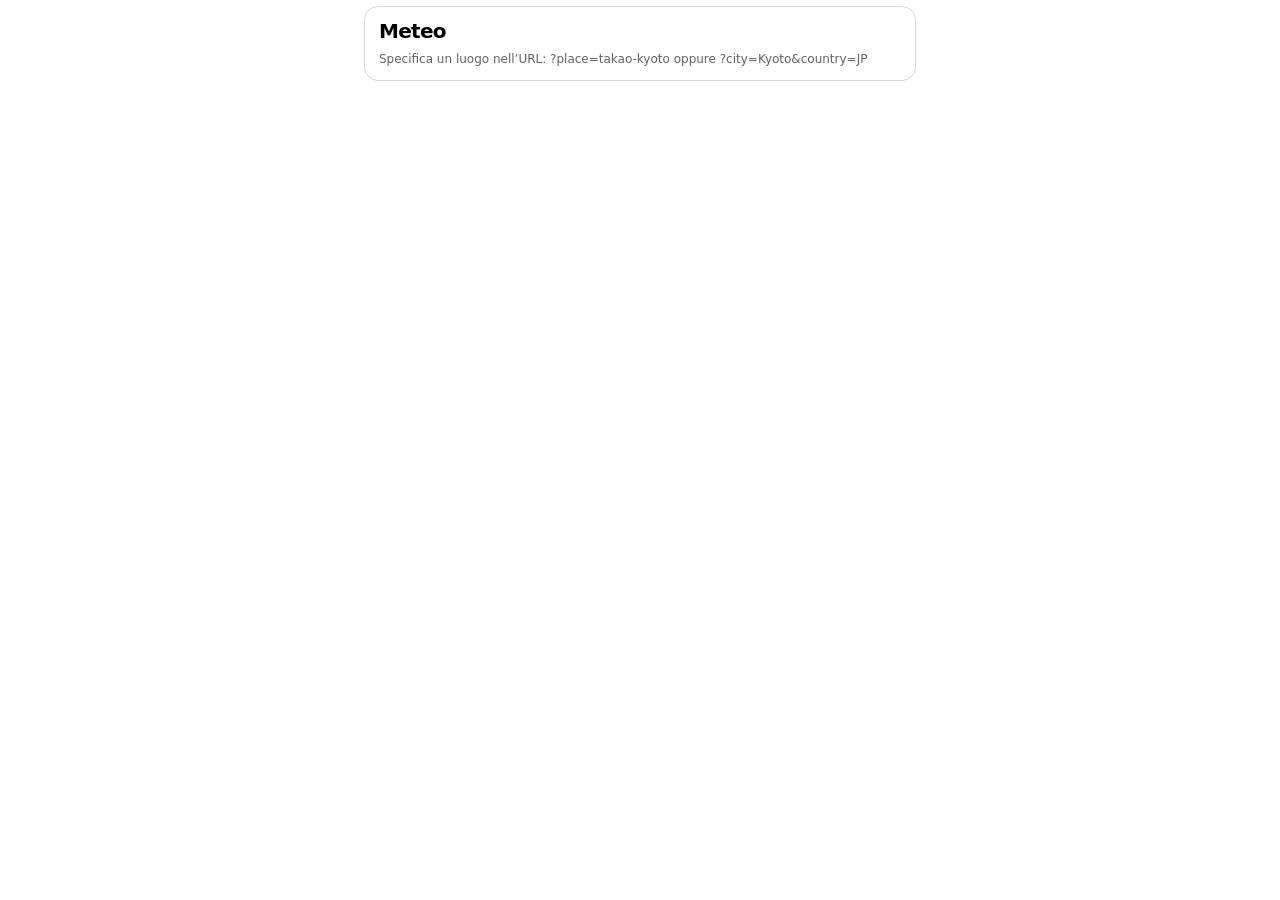
<file: weather/index.html>
<!doctype html>
<html lang="it">
<head>
<meta charset="utf-8">
<meta name="viewport" content="width=device-width, initial-scale=1">
<meta name="color-scheme" content="light dark">
<title>Meteo · Notion widget</title>
<link rel="stylesheet" href="./style.css">
</head>
<body>
<main id="cards" aria-label="Meteo attuale e storico nelle date di viaggio"></main>
<script type="module" src="./scripts/widget.js"></script>
</body>
</html>
</file>
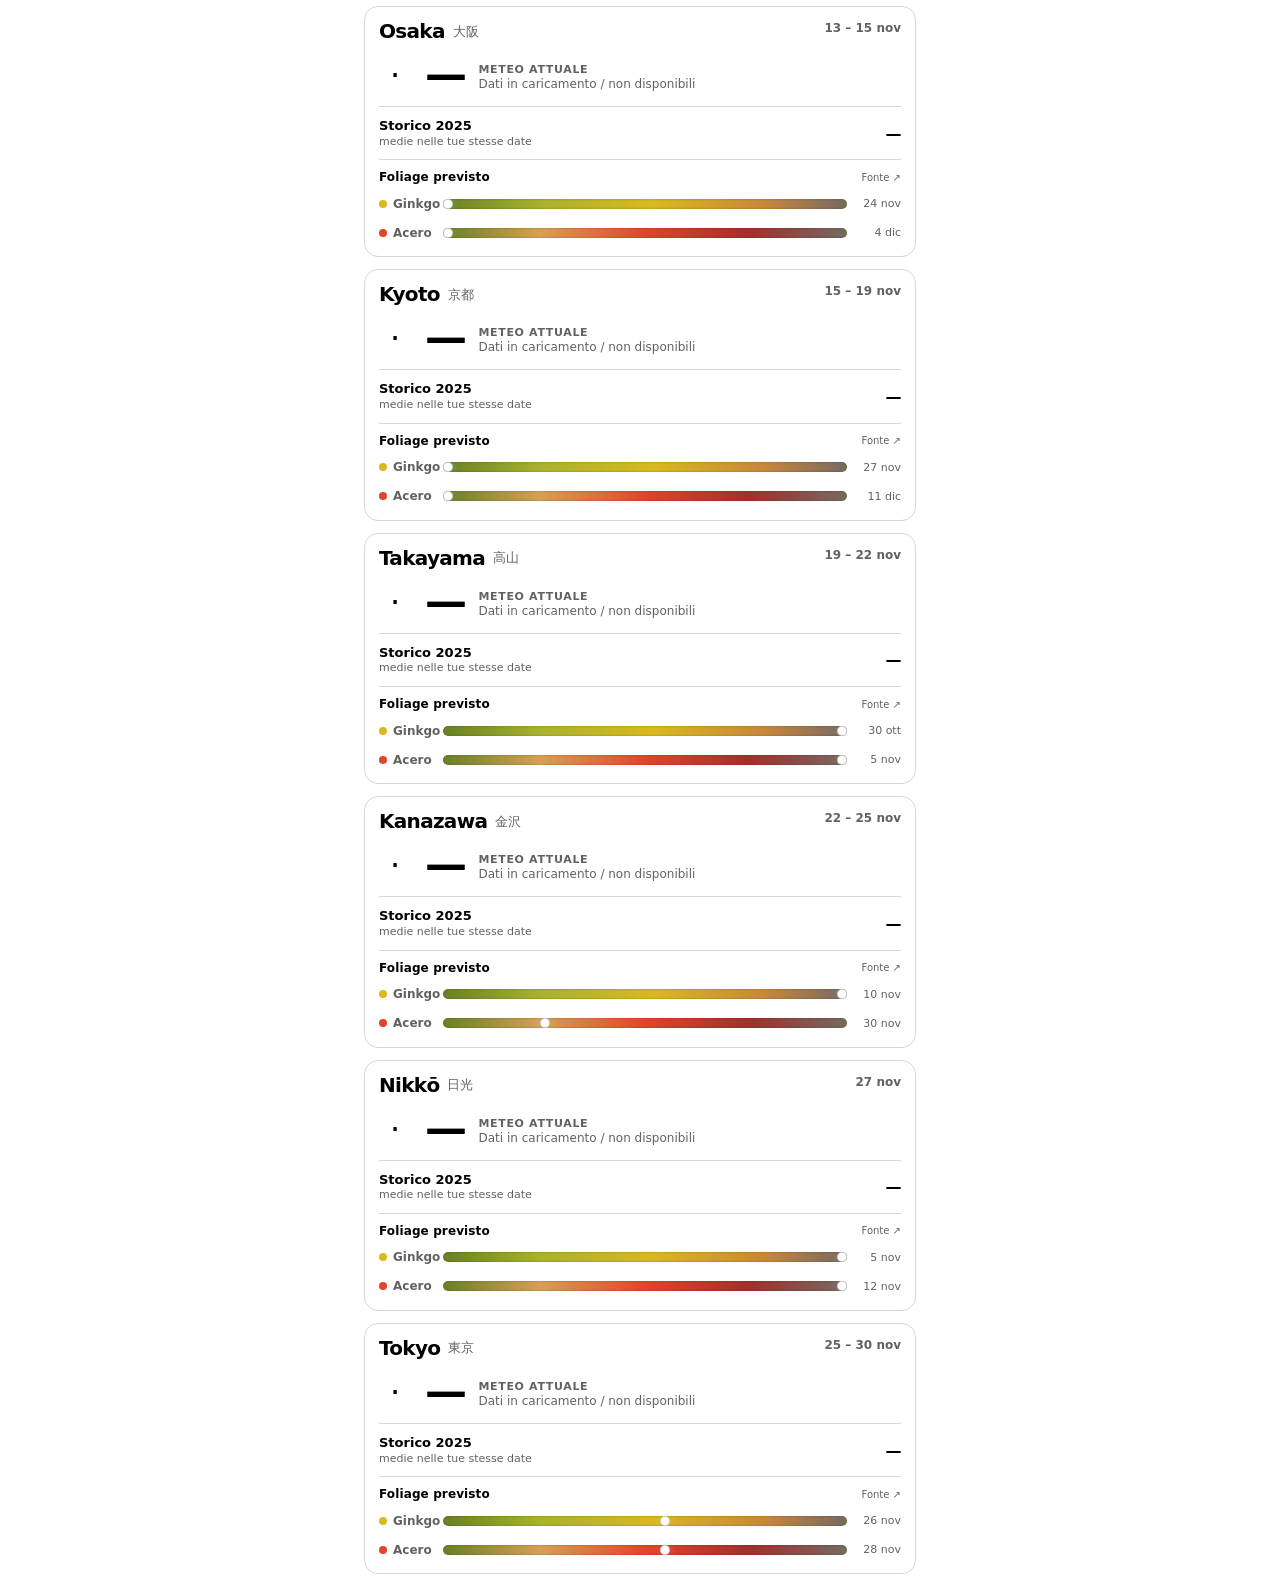
<file: customs/japan-weather-foliage/index.html>
<!doctype html>
<html lang="it">
<head>
<meta charset="utf-8">
<meta name="viewport" content="width=device-width, initial-scale=1">
<meta name="color-scheme" content="light dark">
<title>Japan weather and foliage</title>
<style>
:root{
  font-family:Inter,ui-sans-serif,system-ui,-apple-system,BlinkMacSystemFont,"Segoe UI",sans-serif;
  color-scheme:light dark;
  background:transparent;
  color:CanvasText;
  --muted:color-mix(in srgb,CanvasText 62%, transparent);
  --line:color-mix(in srgb,CanvasText 16%, transparent);
  --subtle:color-mix(in srgb,CanvasText 6%, transparent);
  --ginkgo-1:#688125;
  --ginkgo-2:#a9b22e;
  --ginkgo-3:#d9b91d;
  --ginkgo-4:#c9863b;
  --maple-1:#688125;
  --maple-2:#d7a054;
  --maple-3:#e0462a;
  --maple-4:#a1302b;
  --fallen:#756a62;
}
*,*:before,*:after{box-sizing:border-box}
html,body{margin:0;padding:0;background:transparent!important;min-width:240px}
main{display:flex;flex-direction:column;gap:12px;margin:0 auto;padding:6px 4px 14px;max-width:560px}
.city{border:1px solid var(--line);border-radius:14px;background:transparent;padding:14px 14px 12px;min-width:0}
.head{display:flex;align-items:flex-start;justify-content:space-between;gap:10px}
.place{display:flex;align-items:center;gap:8px;min-width:0}
.name{font-size:20px;font-weight:750;letter-spacing:-.035em;line-height:1.05}
.kanji{font-size:13px;color:var(--muted)}
.visit{font-size:12px;font-weight:700;color:var(--muted);white-space:nowrap;font-variant-numeric:tabular-nums;line-height:1.2;text-align:right}
.nowrow{display:flex;align-items:center;gap:14px;margin:12px 0 10px;min-height:38px}
.icon{font-size:32px;line-height:1;width:32px;text-align:center;flex:0 0 32px}
.temp{font-size:42px;line-height:1;font-weight:730;letter-spacing:-.06em;font-variant-numeric:tabular-nums}
.desc{font-size:12px;color:var(--muted);flex:1;min-width:0;padding-top: 4px;}
.desc b{font-size:11px;display:block;font-weight:700;letter-spacing:.06em;text-transform:uppercase;margin-bottom:1px}
.now-extra{display:flex;flex-direction:column;gap:3px;flex-shrink:0;font-size:11px;line-height:1.3;color:var(--muted);white-space:nowrap}
.now-extra .stat{display:flex;justify-content:space-between;align-items:baseline;gap:8px}
.now-extra .stat-label{text-align:left}
.now-extra .stat-value{text-align:right;font-variant-numeric:tabular-nums}
.history{display:grid;grid-template-columns:1fr auto;gap:5px 10px;align-items:center;padding:10px 0;border-top:1px solid var(--line);border-bottom:1px solid var(--line)}
.history-title{font-size:13px;font-weight:700;line-height:1.35}
.history-title small{font-size:11px;color:var(--muted);font-weight:500;display:block}
.history-num{font-size:16px;letter-spacing:-.03em;font-weight:750;text-align:right;white-space:nowrap;font-variant-numeric:tabular-nums}
.history-num .low{color:#5c92bd}.history-num .high{color:#c77b44}
.fol-head{display:flex;justify-content:space-between;align-items:center;gap:8px;margin-top:10px;margin-bottom:8px}
.fol-title{font-size:12px;font-weight:800;letter-spacing:.01em}
.fol-head a{font-size:10px;color:var(--muted);text-decoration:none;text-underline-offset:2px}
.fol-head a:hover{text-decoration:underline}
.folrow{display:grid;grid-template-columns:56px 1fr 46px;align-items:center;gap:8px;min-width:0;min-height:23px}
.folrow+.folrow{margin-top:6px}
.kind{font-size:12px;color:var(--muted);font-weight:700;display:inline-flex;align-items:center;gap:6px}
.kind-dot{width:8px;height:8px;border-radius:50%;display:inline-block;flex-shrink:0}
.kind-dot.ginkgo{background:var(--ginkgo-3)}
.kind-dot.maple{background:var(--maple-3)}
.barwrap{position:relative;height:12px;display:flex;align-items:center}
.bar{position:relative;width:100%;height:10px;border-radius:999px;overflow:visible;border:1px solid color-mix(in srgb,CanvasText 8%, transparent);box-shadow:inset 0 0 0 1px color-mix(in srgb,CanvasText 3%, transparent)}
.bar.ginkgo{background:linear-gradient(90deg,var(--ginkgo-1) 0%,var(--ginkgo-2) 24%,var(--ginkgo-3) 52%,var(--ginkgo-4) 80%,var(--fallen) 100%)}
.bar.maple{background:linear-gradient(90deg,var(--maple-1) 0%,var(--maple-2) 24%,var(--maple-3) 50%,var(--maple-4) 76%,var(--fallen) 100%)}
.dot{position:absolute;top:50%;transform:translate(-50%,-50%);width:10px;height:10px;border-radius:50%;background:#fff;border:1px solid rgba(0,0,0,.18);box-shadow:0 0 10px rgba(255,255,255,.20);z-index:2}
.fol-date{font-size:11px;color:var(--muted);text-align:right;white-space:nowrap;font-variant-numeric:tabular-nums}
.status-unknown{font-size:12px;color:var(--muted)}
@media(max-width:340px){
  .city{padding:12px 11px 11px}
  .name{font-size:18px}
  .temp{font-size:42px}
  .visit,.history-title{font-size:11px}
  .history-num{font-size:15px}
  .folrow{grid-template-columns:52px 1fr 40px;gap:6px}
  .kanji{display:none}
}
@media(prefers-reduced-motion:no-preference){.city{transition:border-color .2s}.city:hover{border-color:color-mix(in srgb,CanvasText 28%, transparent)}}
</style>
</head>
<body>
<main id="cards" aria-label="Meteo e foliage delle sei tappe in Giappone"></main>
<script>
'use strict';
const FOLIAGE_UPDATED='2026-10-01';
const CITIES=[
 {id:'osaka',name:'Osaka',jp:'大阪',lat:34.6937,lon:135.5023,start:'2026-11-13',end:'2026-11-15',ginkgoPeak:'2026-11-24',maplePeak:'2026-12-04',ginkgoAvg:'2026-11-22',mapleAvg:'2026-12-01'},
 {id:'kyoto',name:'Kyoto',jp:'京都',lat:35.0116,lon:135.7681,start:'2026-11-15',end:'2026-11-19',ginkgoPeak:'2026-11-27',maplePeak:'2026-12-11',ginkgoAvg:'2026-11-24',mapleAvg:'2026-12-05'},
 {id:'takayama',name:'Takayama',jp:'高山',lat:36.1461,lon:137.2516,start:'2026-11-19',end:'2026-11-22',ginkgoPeak:'2026-10-30',maplePeak:'2026-11-05',mapleFallen:'2026-11-13',sourceLabel:'Santuario Hie',sourceUrl:'https://weathernews.jp/koyo/spot/25235/'},
 {id:'kanazawa',name:'Kanazawa',jp:'金沢',lat:36.5613,lon:136.6562,start:'2026-11-22',end:'2026-11-25',ginkgoPeak:'2026-11-10',maplePeak:'2026-11-30',ginkgoAvg:'2026-11-10',mapleAvg:'2026-11-24'},
 {id:'nikko',name:'Nikkō',jp:'日光',lat:36.756,lon:139.599,start:'2026-11-27',end:'2026-11-27',ginkgoPeak:'2026-11-05',maplePeak:'2026-11-12',mapleFallen:'2026-11-25',sourceLabel:'Area templi',sourceUrl:'https://weathernews.jp/koyo/spot/24107/'},
 {id:'tokyo',name:'Tokyo',jp:'東京',lat:35.6762,lon:139.6503,start:'2026-11-25',end:'2026-11-30',ginkgoPeak:'2026-11-26',maplePeak:'2026-11-28',ginkgoAvg:'2026-11-23',mapleAvg:'2026-11-28'}
];
const JMC='https://n-kishou.com/corp/news-contents/autumn/?lang=en';
const root=document.getElementById('cards');
const demo=new URLSearchParams(location.search).has('demo');
const dayMs=86400000;
const toNum=s=>Date.parse(s+'T12:00:00Z');
const fromNum=n=>new Date(n).toISOString().slice(0,10);
const addDays=(d,n)=>fromNum(toNum(d)+n*dayMs);
const betweenDates=(start,end)=>{const out=[];for(let x=toNum(start);x<=toNum(end);x+=dayMs)out.push(new Date(x).toISOString().slice(0,10));return out};
const labelDay=d=>new Intl.DateTimeFormat('it-IT',{day:'numeric',month:'short',timeZone:'UTC'}).format(new Date(d+'T12:00:00Z'));
const fmt=n=>Number.isFinite(n)?Math.round(n)+'°':'—';
const nowJP=()=>new Intl.DateTimeFormat('sv-SE',{timeZone:'Asia/Tokyo',year:'numeric',month:'2-digit',day:'2-digit'}).format(new Date()).slice(0,10);
const nowClock=()=>new Intl.DateTimeFormat('it-IT',{timeZone:'Asia/Tokyo',hour:'2-digit',minute:'2-digit'}).format(new Date());
const wxIcon=code=>code==null?'·':code===0?'☀️':code<=2?'🌤️':code===3?'☁️':code<=48?'🌫️':code<=57?'🌦️':code<=67?'🌧️':code<=77?'❄️':code<=82?'🌦️':code<=86?'🌨️':code>=95?'⛈️':'☁️';
const wxText=code=>code==null?'Dati non disponibili':code===0?'Sereno':code<=2?'Poco nuvoloso':code===3?'Nuvoloso':code<=48?'Nebbia':code<=57?'Pioviggine':code<=67?'Pioggia':code<=77?'Neve':code<=82?'Rovesci':code<=86?'Neve':code>=95?'Temporale':'Variabile';
let forecasts=[], history=[];
function dateMid(c){const d=betweenDates(c.start,c.end);return d[Math.floor((d.length-1)/2)];}
function barModel(type,c){
  if(type==='ginkgo'){
    const peak=c.ginkgoPeak;
    const start=addDays(peak,-10);
    const end=c.ginkgoFallen||addDays(peak,10);
    return {peak,start,end,date:peak};
  }
  const peak=c.maplePeak;
  const start=addDays(peak,-12);
  const end=c.mapleFallen||addDays(peak,8);
  return {peak,start,end,date:peak};
}
function dotLeft(model,tripDate){
  const a=toNum(model.start), b=toNum(model.end), x=toNum(tripDate);
  const p=((x-a)/(b-a))*100;
  return Math.max(1,Math.min(99,p));
}
function foliageSource(c){return c.sourceUrl||JMC}
function foliageBar(type,c){
  const model=barModel(type,c);
  const left=dotLeft(model,dateMid(c));
  const name=type==='ginkgo'?'Ginkgo':'Acero';
  const cls=type;
  const peakLabel=labelDay(model.date);
  return `<div class="folrow"><span class="kind"><i class="kind-dot ${cls}"></i>${name}</span><div class="barwrap"><div class="bar ${cls}"><span class="dot" style="left:${left}%"></span></div></div><span class="fol-date">${peakLabel}</span></div>`;
}
function foliageHtml(c){
  const source=foliageSource(c);
  return `<div class="fol-head"><span class="fol-title">Foliage previsto</span><a href="${source}" target="_blank" rel="noopener noreferrer">Fonte ↗</a></div>${foliageBar('ginkgo',c)}${foliageBar('maple',c)}`;
}
function historicAverages(c,h){
  const dates=betweenDates(c.start,c.end).map(d=>'2025'+d.slice(4));
  const idx=(h?.daily?.time||[]).map((v,i)=>dates.includes(v)?i:-1).filter(i=>i!==-1);
  const hi=idx.map(i=>h.daily.temperature_2m_max[i]).filter(Number.isFinite);
  const lo=idx.map(i=>h.daily.temperature_2m_min[i]).filter(Number.isFinite);
  return {hi:hi.length?hi.reduce((a,b)=>a+b,0)/hi.length:null,lo:lo.length?lo.reduce((a,b)=>a+b,0)/lo.length:null};
}
function cityHtml(c,i){
  const w=forecasts[i], h=history[i];
  const temp=w?.current?.temperature_2m, weather=w?.current?.weather_code;
  const hist=historicAverages(c,h);
  const dateStr=c.start===c.end?labelDay(c.start):`${Number(c.start.slice(-2))} – ${labelDay(c.end)}`;
  const weatherDetail=demo?'DEMO · dati inventati':w?.current?`${wxText(weather)} · ${nowClock()} JST`:'Dati in caricamento / non disponibili';
  return `<article class="city" id="${c.id}"><div class="head"><span class="place"><span class="name">${c.name}</span><span class="kanji">${c.jp}</span></span><span class="visit">${dateStr}</span></div>
  <div class="nowrow"><span class="icon" aria-hidden="true">${wxIcon(weather)}</span><span class="temp">${fmt(temp)}</span><span class="desc"><b>Meteo attuale</b>${weatherDetail}</span>${w?.current?`<span class="now-extra"><span class="stat"><span class="stat-label">Percepita</span><span class="stat-value">${fmt(w.current.apparent_temperature)}</span></span><span class="stat"><span class="stat-label">Umidità</span><span class="stat-value">${w.current.relative_humidity_2m??'—'}%</span></span></span>`:''}</div>
  <div class="history"><div class="history-title">Storico 2025<small>medie nelle tue stesse date</small></div><div class="history-num">${hist.hi==null?'—':`<span class="high">↑ ${fmt(hist.hi)}</span> <span class="low">↓ ${fmt(hist.lo)}</span>`}</div></div>
  ${foliageHtml(c)}</article>`;
}
function render(){root.innerHTML=CITIES.map(cityHtml).join('');}
async function getJson(url,timeout=15000){const ctrl=new AbortController();const t=setTimeout(()=>ctrl.abort(),timeout);try{const res=await fetch(url,{signal:ctrl.signal,cache:'no-store'});if(!res.ok)throw Error(`${res.status}`);return await res.json()}finally{clearTimeout(t)}}
function apiUrl(endpoint,params){const u=new URL(endpoint);for(const [k,v] of Object.entries(params))u.searchParams.set(k,String(v));return u.toString()}
async function load(){
  const loc={latitude:CITIES.map(c=>c.lat).join(','),longitude:CITIES.map(c=>c.lon).join(','),timezone:'Asia/Tokyo'};
  if(demo){forecasts=CITIES.map((c,i)=>({current:{temperature_2m:12+i,apparent_temperature:10+i,relative_humidity_2m:58,weather_code:[2,3,0,61,3,1][i]}}));render();return;}
  const fUrl=apiUrl('https://api.open-meteo.com/v1/forecast',{...loc,current:'temperature_2m,apparent_temperature,relative_humidity_2m,weather_code'});
  const hUrl=apiUrl('https://archive-api.open-meteo.com/v1/archive',{...loc,start_date:'2025-11-13',end_date:'2025-11-30',daily:'temperature_2m_max,temperature_2m_min'});
  const jobs=[
    getJson(fUrl).then(data=>{if(!Array.isArray(data)||data.length!==6)throw Error('Forecast locations');forecasts=data;render()}).catch(e=>console.warn('Meteo Open-Meteo:',e.message)),
    getJson(hUrl).then(data=>{if(!Array.isArray(data)||data.length!==6)throw Error('Archive locations');history=data;render()}).catch(e=>console.warn('Storico Open-Meteo:',e.message))
  ];
  await Promise.all(jobs);
}
render();load();
if(!demo)setInterval(()=>{if(!document.hidden)load()},30*60*1000);
</script>
</body>
</html>
</file>
<file: weather/style.css>
:root{
  font-family:Inter,ui-sans-serif,system-ui,-apple-system,BlinkMacSystemFont,"Segoe UI",sans-serif;
  color-scheme:light dark;
  background:transparent;
  color:CanvasText;
  --muted:color-mix(in srgb,CanvasText 62%, transparent);
  --line:color-mix(in srgb,CanvasText 16%, transparent);
  --subtle:color-mix(in srgb,CanvasText 6%, transparent);
}
*,*:before,*:after{box-sizing:border-box}
html,body{margin:0;padding:0;background:transparent!important;min-width:240px}
main{display:flex;flex-direction:column;gap:12px;margin:0 auto;padding:6px 4px 14px;max-width:560px}
.city{border:1px solid var(--line);border-radius:14px;background:transparent;padding:14px 14px 12px;min-width:0}
.widget-section{min-width:0}
.widget-section+.widget-section{margin-top:10px;padding-top:10px;border-top:1px solid var(--line)}
.head{display:flex;align-items:flex-start;justify-content:space-between;gap:10px}
.place{display:flex;align-items:center;gap:8px;min-width:0}
.name{font-size:20px;font-weight:750;letter-spacing:-.035em;line-height:1.05}
.place-local-name{font-size:13px;color:var(--muted)}
.visit{font-size:12px;font-weight:700;color:var(--muted);white-space:nowrap;font-variant-numeric:tabular-nums;line-height:1.2;text-align:right}
.nowrow{display:flex;align-items:center;gap:14px;margin:12px 0 0;min-height:38px}
.icon{font-size:32px;line-height:1;width:32px;text-align:center;flex:0 0 32px}
.temp{font-size:42px;line-height:1;font-weight:730;letter-spacing:-.06em;font-variant-numeric:tabular-nums}
.desc{font-size:12px;color:var(--muted);flex:1;min-width:0;padding-top: 4px;}
.desc b{font-size:11px;display:block;font-weight:700;letter-spacing:.06em;text-transform:uppercase;margin-bottom:1px}
.now-extra{display:flex;flex-direction:column;gap:3px;flex-shrink:0;font-size:11px;line-height:1.3;color:var(--muted);white-space:nowrap}
.now-extra .stat{display:flex;justify-content:space-between;align-items:baseline;gap:8px}
.now-extra .stat-label{text-align:left}
.now-extra .stat-value{text-align:right;font-variant-numeric:tabular-nums}
.history{display:grid;grid-template-columns:1fr auto;gap:5px 10px;align-items:center}
.history .status-unknown{grid-column:1/-1}
.history-title{font-size:13px;font-weight:700;line-height:1.35}
.history-title small{font-size:11px;color:var(--muted);font-weight:400;display:block}
.history-num{font-size:16px;letter-spacing:-.03em;font-weight:750;text-align:right;white-space:nowrap;font-variant-numeric:tabular-nums}
.history-num .low{color:#5c92bd}.history-num .high{color:#c77b44}
.status-unknown{font-size:12px;color:var(--muted);padding-top:9px;line-height:1.45}
@media(max-width:340px){
  .city{padding:12px 11px 11px}
  .name{font-size:18px}
  .nowrow{display:grid;grid-template-columns:auto minmax(0,1fr) auto;grid-template-areas:"icon desc stats" "temp desc stats";gap:6px 18px}
  .icon{grid-area:icon}
  .temp{grid-area:temp;font-size:32px;text-align:center}
  .desc{grid-area:desc}
  .now-extra{grid-area:stats}
  .visit,.history-title{font-size:11px}
  .history-num{font-size:15px}
  .place-local-name{display:none}
}
@media(prefers-reduced-motion:no-preference){.city{transition:border-color .2s}.city:hover{border-color:color-mix(in srgb,CanvasText 28%, transparent)}}


:root{
  --fol-yellow-1:#688125;
  --fol-yellow-2:#a9b22e;
  --fol-yellow-3:#d9b91d;
  --fol-yellow-4:#c9863b;
  --fol-red-1:#688125;
  --fol-red-2:#d7a054;
  --fol-red-3:#e0462a;
  --fol-red-4:#a1302b;
  --fol-orange-1:#688125;
  --fol-orange-2:#d7b454;
  --fol-orange-3:#e98a24;
  --fol-orange-4:#b25d2d;
  --fallen:#756a62;
}
.fol-head{display:flex;justify-content:space-between;align-items:center;gap:8px;margin-bottom:8px}
.fol-title{font-size:12px;font-weight:800;letter-spacing:.01em}
.section-note{font-size:12px;color:var(--muted);line-height:1.45}
.fol-head a{font-size:10px;color:var(--muted);text-decoration:none;text-underline-offset:2px}
.fol-head a:hover{text-decoration:underline}
.folrow{display:grid;grid-template-columns:auto 1fr auto;align-items:center;gap:14px;min-width:0;min-height:23px}
.folrow+.folrow{margin-top:6px}
.kind{font-size:12px;color:var(--muted);font-weight:700;display:inline-flex;align-items:center;gap:6px}
.kind-label{overflow-wrap:anywhere;min-width:0}
.kind-dot{width:8px;height:8px;border-radius:50%;display:inline-block;flex-shrink:0}
.kind-dot.yellow{background:var(--fol-yellow-3)}
.kind-dot.orange{background:var(--fol-orange-3)}
.kind-dot.red{background:var(--fol-red-3)}
.barwrap{position:relative;height:12px;display:flex;align-items:center}
.bar{position:relative;width:100%;height:10px;border-radius:999px;overflow:visible;border:1px solid color-mix(in srgb,CanvasText 8%, transparent);box-shadow:inset 0 0 0 1px color-mix(in srgb,CanvasText 3%, transparent)}
.bar.yellow{background:linear-gradient(90deg,var(--fol-yellow-1) 0%,var(--fol-yellow-2) 24%,var(--fol-yellow-3) 52%,var(--fol-yellow-4) 80%,var(--fallen) 100%)}
.bar.orange{background:linear-gradient(90deg,var(--fol-orange-1) 0%,var(--fol-orange-2) 24%,var(--fol-orange-3) 50%,var(--fol-orange-4) 78%,var(--fallen) 100%)}
.bar.red{background:linear-gradient(90deg,var(--fol-red-1) 0%,var(--fol-red-2) 24%,var(--fol-red-3) 50%,var(--fol-red-4) 76%,var(--fallen) 100%)}
.dot{position:absolute;top:50%;transform:translate(-50%,-50%);width:10px;height:10px;border-radius:50%;background:#fff;border:1px solid rgba(0,0,0,.18);box-shadow:0 0 10px rgba(255,255,255,.20);z-index:2}
.fol-date{font-size:11px;color:var(--muted);text-align:right;white-space:nowrap;font-variant-numeric:tabular-nums}
.snow-head{display:flex;align-items:center;justify-content:space-between;gap:8px}
.snow-title{font-size:12px;font-weight:800}
.snow-icon{color:#5c92bd;font-size:17px;vertical-align:-1px}
.snow-frequency{font-size:20px;font-weight:750;font-variant-numeric:tabular-nums;white-space:nowrap;color:#5c92bd;display: flex;align-items: baseline;gap: 7px;}
.snow-frequency small{font-size:10px;font-weight:4;color:var(--muted)}
.snow-forecast{font-size:12px;line-height:1.4;margin-top:4px;color:var(--muted)}
.snow-forecast.has-snow{color:CanvasText}
.snow-history-head{display:flex;justify-content:space-between;flex-wrap:wrap;gap:3px 8px;font-size:11px;color:var(--muted);margin:8px 0 6px}
.snow-history-head>span:first-child{color:CanvasText}
.snow-years{display:grid;grid-template-columns:repeat(3,minmax(0,1fr));gap:6px}
.snow-year{display:flex;justify-content:space-between;align-items:baseline;flex-wrap:wrap;gap:2px 5px;padding:5px 7px;background:var(--subtle);border-radius:6px;font-size:10px;font-variant-numeric:tabular-nums;color:var(--muted)}
.snow-year b{font-size:11px;white-space:nowrap}
.snow-year.snowy{background:color-mix(in srgb,#5c92bd 12%,transparent);color:CanvasText}
.snow-year.missing{background:transparent;border:1px dashed var(--line);padding:4px 6px}
.snow-note{font-size:10px;line-height:1.35;color:var(--muted);margin-top:6px}
@media(max-width:340px){
  .folrow{grid-template-columns:minmax(52px,auto) minmax(40px,1fr) 40px;gap:6px}
}
</file>
